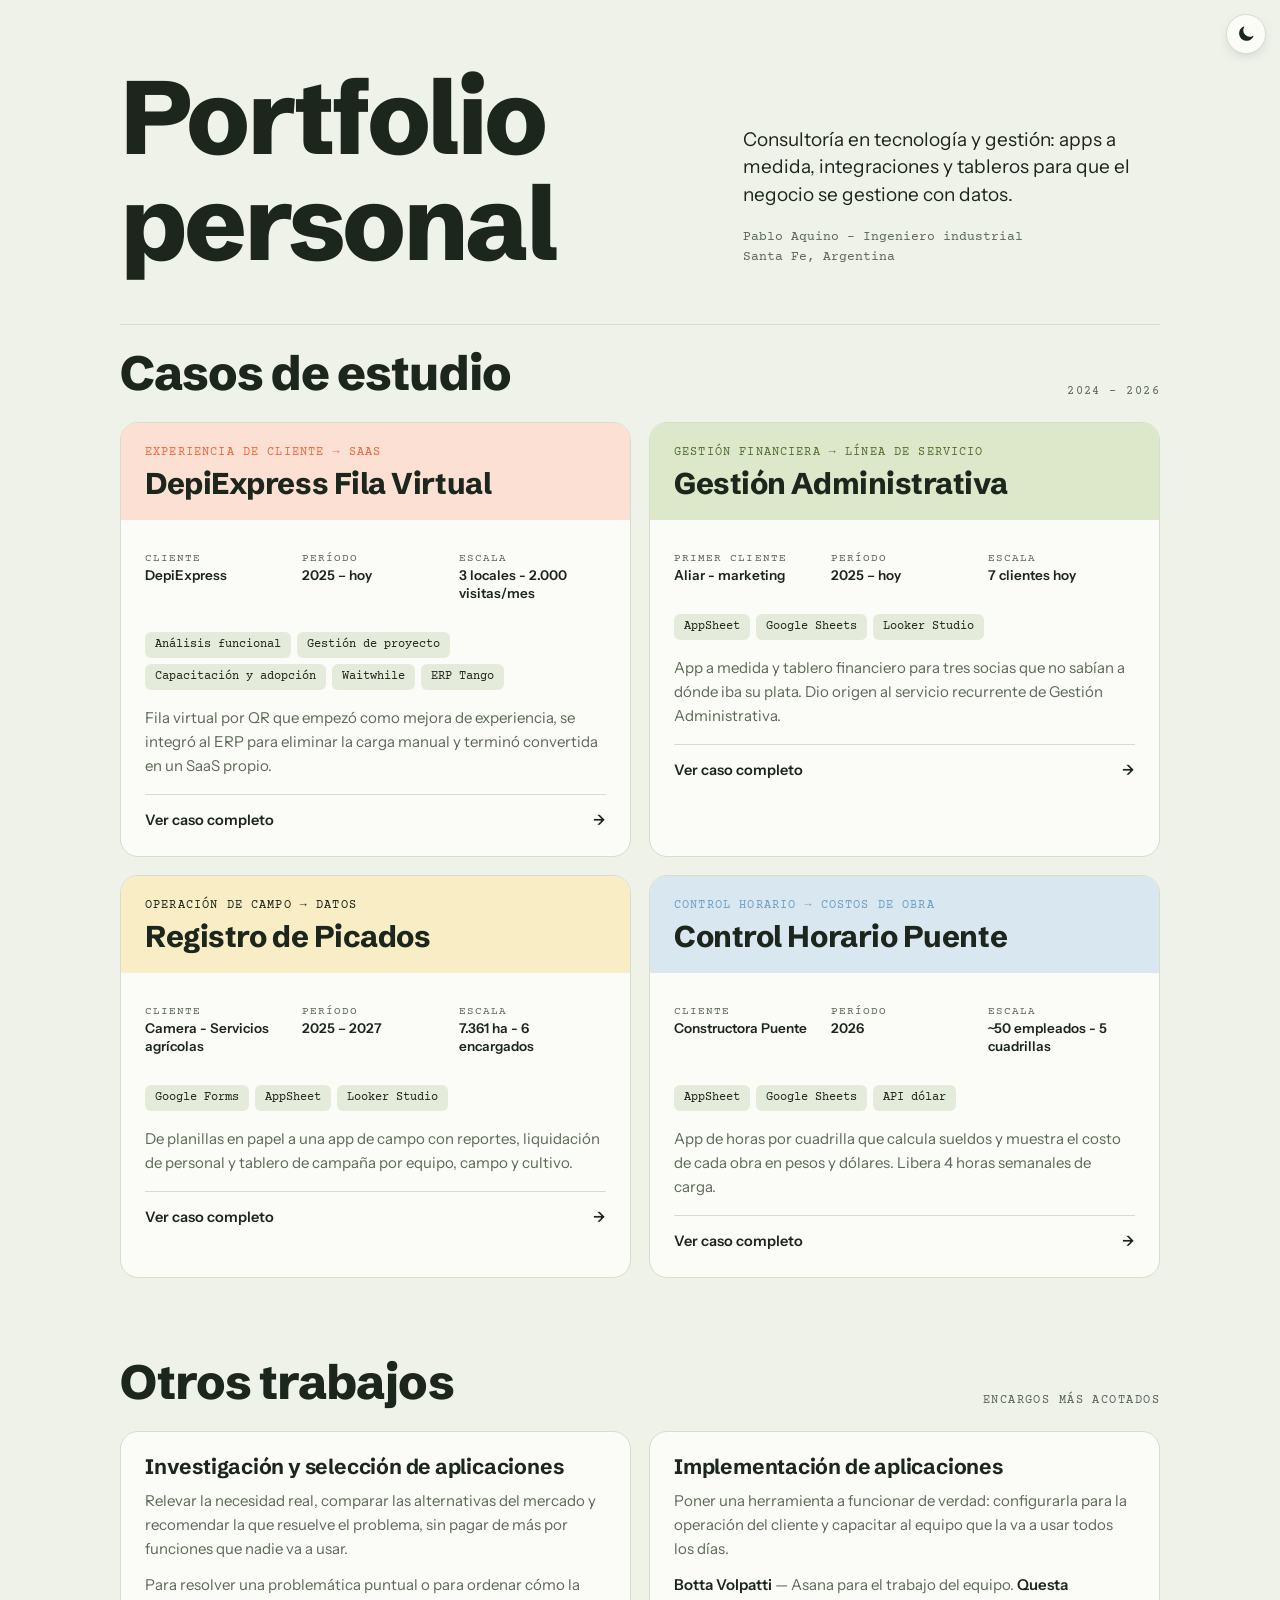
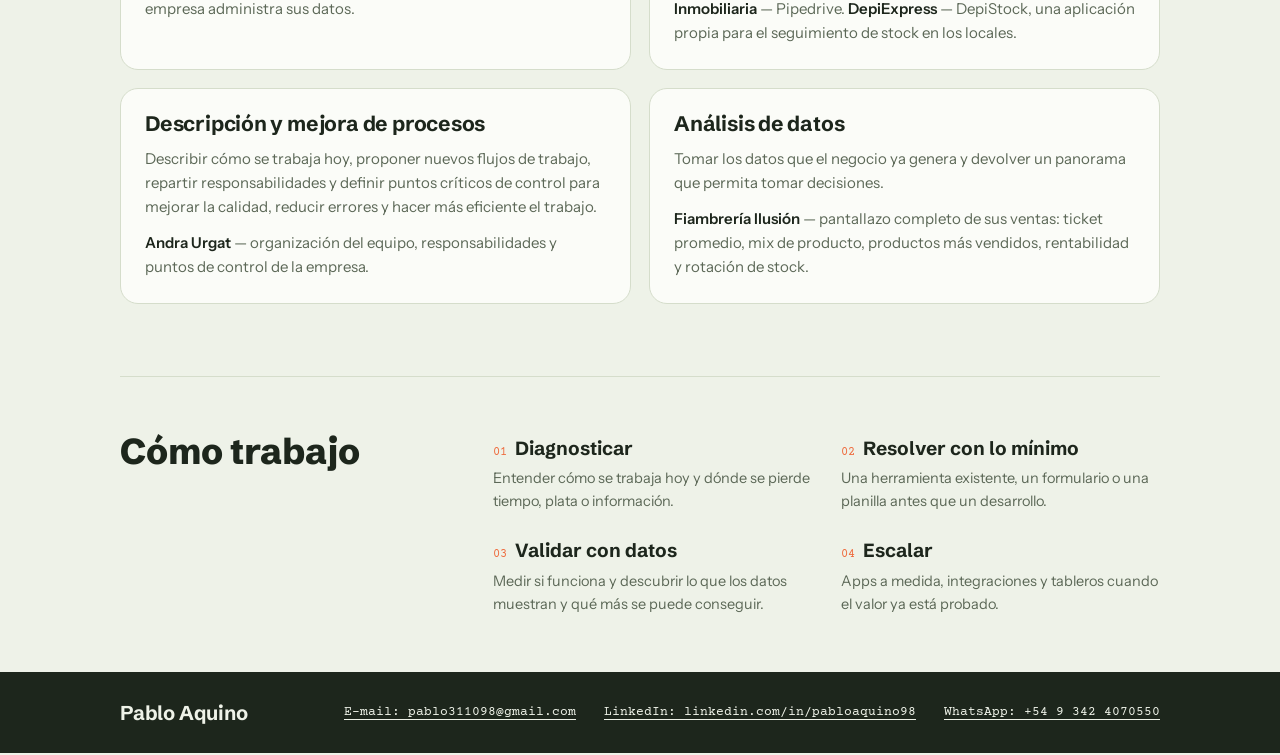
<file: index.html>
<!doctype html>
<html lang="es">
<head>
<meta charset="utf-8">
<meta name="viewport" content="width=device-width, initial-scale=1, viewport-fit=cover">
<title>Portfolio personal - Pablo Aquino</title>
<meta name="description" content="Casos de estudio de consultoría en tecnología y gestión para pymes: apps a medida, integraciones y tableros de datos.">
<link rel="icon" href="data:image/svg+xml,%3Csvg xmlns='http://www.w3.org/2000/svg' viewBox='0 0 32 32'%3E%3Crect width='32' height='32' rx='8' fill='%23EE6A3C'/%3E%3Ctext x='16' y='22' font-family='Arial' font-weight='700' font-size='17' text-anchor='middle' fill='white'%3EP%3C/text%3E%3C/svg%3E">
<link rel="preconnect" href="https://fonts.googleapis.com">
<link rel="preconnect" href="https://fonts.gstatic.com" crossorigin>
<link rel="stylesheet" href="css/styles.css">
<script>try{var t=localStorage.getItem('portfolio-theme');if(t==='light'||t==='dark')document.documentElement.dataset.theme=t}catch(e){}</script>
</head>
<body>
<div id="app"></div>
<script src="js/app.js"></script>
</body>
</html>
</file>
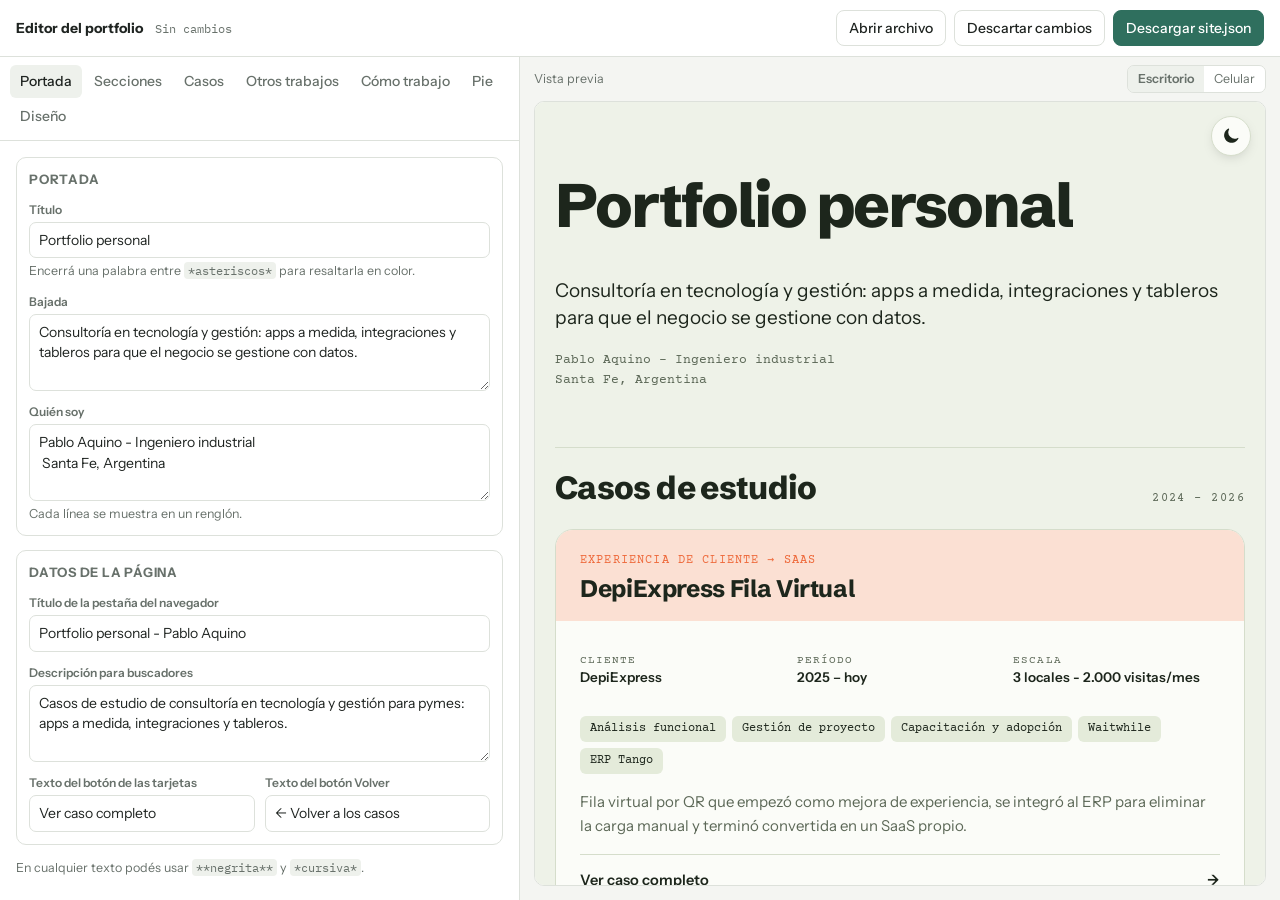
<file: admin/index.html>
<!doctype html>
<html lang="es">
<head>
<meta charset="utf-8">
<meta name="viewport" content="width=device-width, initial-scale=1">
<meta name="robots" content="noindex">
<title>Editor · Portfolio</title>
<link rel="preconnect" href="https://fonts.googleapis.com">
<link rel="stylesheet" href="https://fonts.googleapis.com/css2?family=Instrument+Sans:wght@400;500;600&family=IBM+Plex+Mono:wght@400;500&display=swap">
<link rel="stylesheet" href="admin.css">
</head>
<body>
<header class="top">
  <div class="brand"><b>Editor del portfolio</b><span id="status" class="status">Cargando…</span></div>
  <div class="actions">
    <label class="btn ghost" title="Abrir un site.json guardado">Abrir archivo<input type="file" id="open" accept="application/json,.json" hidden></label>
    <button class="btn ghost" id="reset" title="Volver a la versión publicada">Descartar cambios</button>
    <button class="btn primary" id="download">Descargar site.json</button>
  </div>
</header>

<div class="layout">
  <aside class="panel">
    <nav class="tabs" id="tabs" role="tablist"></nav>
    <div class="form" id="form"></div>
  </aside>
  <section class="preview">
    <div class="preview-bar">
      <span>Vista previa</span>
      <div class="seg" id="widths">
        <button data-w="100%" class="on">Escritorio</button>
        <button data-w="420px">Celular</button>
      </div>
    </div>
    <div class="frame-wrap"><iframe id="frame" src="../index.html" title="Vista previa del portfolio"></iframe></div>
  </section>
</div>

<dialog id="draft">
  <form method="dialog">
    <h2>Tenés cambios sin descargar</h2>
    <p>La última vez editaste el portfolio y no descargaste el archivo. ¿Querés seguir desde ahí?</p>
    <div class="row-end"><button value="discard" class="btn ghost">Empezar de la versión publicada</button><button value="restore" class="btn primary">Recuperar mis cambios</button></div>
  </form>
</dialog>

<script src="admin.js"></script>
</body>
</html>
</file>
<file: css/styles.css>
/* =========================================================
   Portfolio · estilos
   Los colores y tipografías de :root son valores por defecto.
   El contenido de content/site.json (sección "theme") los
   sobrescribe al cargar la página.
   ========================================================= */
body{margin:0}
img{max-width:100%}
[hidden]{display:none!important}
:root{
  --ground:#EEF2E8; --surface:#FBFCF8; --ink:#1D261C; --muted:#5C6857; --line:#D5DDCB;
  --tang:#EE6A3C; --tang-soft:#FBE0D3; --olive:#55702F; --olive-soft:#DDE8CB;
  --butter:#F3D77A; --butter-soft:#F8EDC4; --sky:#6E9FC4; --sky-soft:#D9E7F1;
  --chip:#E4EBDA;
  --display:"Graphik","Schibsted Grotesk",ui-sans-serif,system-ui,sans-serif;
  --body:"Instrument Sans",ui-sans-serif,system-ui,sans-serif;
  --mono:"American Typewriter","Courier Prime",ui-monospace,monospace;
}
@media (prefers-color-scheme:dark){:root:not([data-theme="light"]){
  --ground:#151A14; --surface:#1D241C; --ink:#E7EDE0; --muted:#A1AD9A; --line:#2F3A2D;
  --tang:#F2855C; --tang-soft:#3A241B; --olive:#9DBE6B; --olive-soft:#26321C;
  --butter:#E9CC6A; --butter-soft:#352E17; --sky:#8DB8DA; --sky-soft:#1C2A35; --chip:#263024;
}}
:root[data-theme="dark"]{
  --ground:#151A14; --surface:#1D241C; --ink:#E7EDE0; --muted:#A1AD9A; --line:#2F3A2D;
  --tang:#F2855C; --tang-soft:#3A241B; --olive:#9DBE6B; --olive-soft:#26321C;
  --butter:#E9CC6A; --butter-soft:#352E17; --sky:#8DB8DA; --sky-soft:#1C2A35; --chip:#263024;
}
*{box-sizing:border-box}
html{scroll-behavior:smooth}
@media (prefers-reduced-motion:reduce){html{scroll-behavior:auto}*{transition:none!important}}
body{background:var(--ground);color:var(--ink);font:16px/1.6 var(--body);padding-inline:20px;padding-block:0}
.wrap{max-width:1040px;margin:0 auto}
h1,h2,h3{font-family:var(--display);text-wrap:balance;margin:0;line-height:1.02}
p{margin:0}
.eyebrow{font:500 12px/1 var(--mono);letter-spacing:.12em;text-transform:uppercase;color:var(--muted)}
.chips{display:flex;flex-wrap:wrap;gap:6px}
.chip{font:500 12px/1 var(--mono);padding:7px 10px;border-radius:6px;background:var(--chip);color:var(--ink)}
.chip.hot{background:var(--tang);color:#fff}
.chiprow{display:grid;gap:8px}
.chiprow .eyebrow{font-size:10.5px}

/* Cover */
.cover{padding-block:64px 48px;margin-bottom:24px;border-bottom:1px solid var(--line);display:grid;grid-template-columns:1.4fr 1fr;gap:40px;align-items:end}
.cover h1{font-size:clamp(46px,8.4vw,104px);font-weight:800;letter-spacing:-.035em}
.cover h1 em{font-style:normal;color:var(--tang)}
.cover .side{display:grid;gap:18px;padding-bottom:8px}
.cover .lede{font-size:19px;line-height:1.45}
.cover .who{font:500 13px/1.6 var(--mono);color:var(--muted)}
.blocks{display:grid;grid-template-columns:3fr 2fr 1fr 2fr;height:14px;border-radius:4px;overflow:hidden;margin-bottom:56px}
.blocks i:nth-child(1){background:var(--tang)}.blocks i:nth-child(2){background:var(--olive)}.blocks i:nth-child(3){background:var(--butter)}.blocks i:nth-child(4){background:var(--sky)}

.sec-head{display:flex;flex-wrap:wrap;justify-content:space-between;align-items:end;gap:12px;margin-bottom:24px}
.sec-head h2{font-size:clamp(30px,4.4vw,48px);font-weight:800;letter-spacing:-.02em}

/* Cards */
.grid{display:grid;grid-template-columns:1fr 1fr;gap:18px;margin-bottom:80px}
.card{all:unset;box-sizing:border-box;cursor:pointer;background:var(--surface);border-radius:18px;overflow:hidden;display:flex;flex-direction:column;border:1px solid var(--line);transition:transform .2s,box-shadow .2s}
.card:hover{transform:translateY(-3px);box-shadow:0 14px 34px -18px rgba(29,38,28,.35)}
.card:focus-visible{outline:3px solid var(--tang);outline-offset:3px}
.card .band{padding:22px 24px 20px;display:grid;gap:10px}
.card[data-tone="tang"] .band{background:var(--tang-soft)}
.card[data-tone="olive"] .band{background:var(--olive-soft)}
.card[data-tone="butter"] .band{background:var(--butter-soft)}
.card[data-tone="sky"] .band{background:var(--sky-soft)}
.card .kind{font:500 11.5px var(--mono);letter-spacing:.1em;text-transform:uppercase}
.card[data-tone="tang"] .kind{color:var(--tang)}.card[data-tone="olive"] .kind{color:var(--olive)}
.card[data-tone="butter"] .kind{color:var(--ink)}.card[data-tone="sky"] .kind{color:var(--sky)}
.card h3{font-size:clamp(24px,2.8vw,30px);font-weight:750;letter-spacing:-.015em}
.card .body{padding:20px 24px 24px;display:grid;gap:16px;flex:1;align-content:start}
.facts{display:grid;grid-template-columns:repeat(3,1fr);gap:10px;font-size:13.5px}
.facts dt{font:500 10.5px var(--mono);letter-spacing:.1em;text-transform:uppercase;color:var(--muted)}
.facts dd{margin:2px 0 0;font-weight:600;line-height:1.3}
.card .tldr{color:var(--muted);font-size:15px}
.card .go{margin-top:auto;font-weight:600;font-size:14.5px;display:flex;justify-content:space-between;align-items:center;padding-top:14px;border-top:1px solid var(--line)}
.card .go span{transition:transform .2s}.card:hover .go span{transform:translateX(4px)}
.card.soon{cursor:default}.card.soon:hover{transform:none;box-shadow:none}
.card.soon .go{color:var(--muted);font-weight:500}

.work{display:grid;grid-template-columns:1fr 1fr;gap:18px;margin-bottom:72px}
.work article{background:var(--surface);border:1px solid var(--line);border-radius:18px;padding:24px;display:grid;gap:12px;align-content:start}
.work h3{font-size:21px;font-weight:700;letter-spacing:-.01em}
.work p{color:var(--muted);font-size:15px}
.work p b{color:var(--ink);font-weight:600}
@media (max-width:820px){.work{grid-template-columns:1fr}}

/* Method */
.method{padding-block:56px;border-top:1px solid var(--line);display:grid;grid-template-columns:1fr 2fr;gap:40px}
.method h2{font-size:clamp(26px,3.4vw,36px);font-weight:800;}
.steps{display:grid;grid-template-columns:1fr 1fr;gap:22px 28px}
.steps div{display:grid;gap:4px}
.steps b{font-family:var(--display);font-size:19px;font-weight:700}
.steps b small{font:500 12px var(--mono);color:var(--tang);margin-right:8px}
.steps span{color:var(--muted);font-size:14.5px}

/* Footer bar */
.bar{margin-inline:-20px;background:var(--ink);color:var(--ground);padding:28px 20px calc(28px + env(safe-area-inset-bottom,0px))}
.bar .wrap{display:flex;flex-wrap:wrap;gap:14px 36px;align-items:center;justify-content:space-between}
.bar .name{font:700 20px var(--display);letter-spacing:-.01em}
.bar .contact{display:flex;flex-wrap:wrap;gap:10px 28px;font:500 13px var(--mono)}
.bar a{color:inherit;text-decoration:none;border-bottom:1px solid currentColor}
.bar .todo{opacity:.55}

/* Detail view */
.detail{position:fixed;inset:0;background:var(--ground);overflow-y:auto;overflow-x:hidden;z-index:10;padding-inline:20px;padding-block:0}
.back{all:unset;cursor:pointer;display:inline-flex;gap:8px;align-items:center;font:500 13px var(--mono);background:var(--surface);border:1px solid var(--line);padding:9px 14px;border-radius:999px;justify-self:start}
.back:focus-visible{outline:3px solid var(--tang)}
.d-hero{position:sticky;top:0;z-index:3;background:var(--ground);margin-inline:calc(-50vw + 50%);padding-inline:calc(50vw - 50%);padding-block:calc(14px + env(safe-area-inset-top,0px)) 16px;display:grid;gap:14px;border-bottom:1px solid transparent;transition:border-color .18s}
.detail.compact .d-hero{border-bottom-color:var(--line);gap:10px;padding-block:calc(8px + env(safe-area-inset-top,0px)) 10px}
.detail.compact .d-hero h1{font-size:clamp(20px,2.6vw,28px)}
.d-hero .kind,.d-hero .chiprow .eyebrow,.d-hero .chips{transition:opacity .15s}
.detail.compact .d-hero .kind,.detail.compact .d-hero .chiprow .eyebrow{display:none}
.detail.compact .d-hero .chiprow{gap:0}

.d-hero h1{font-size:clamp(28px,5vw,56px);font-weight:800;letter-spacing:-.03em}
.d-top{display:flex;align-items:center;gap:16px;flex-wrap:wrap}
.d-hero .kind{font:500 12px var(--mono);letter-spacing:.12em;text-transform:uppercase;color:var(--tang)}
.d-layout{display:grid;grid-template-columns:1fr;gap:40px;align-items:start;padding-block:32px 64px}
.aside{display:grid;gap:22px;background:var(--tang-soft);border-radius:16px;padding:24px}
.aside dl{margin:0;display:grid;grid-template-columns:repeat(auto-fit,minmax(210px,1fr));gap:18px 28px}
.aside dt{font:500 10.5px var(--mono);letter-spacing:.1em;text-transform:uppercase;color:var(--muted)}
.aside dd{margin:2px 0 0;font-weight:600;font-size:14.5px;line-height:1.4}
.content{display:grid;gap:56px;min-width:0}
.content section{display:grid;gap:16px}
.content h2{font-size:clamp(24px,3vw,32px);font-weight:750;letter-spacing:-.01em}
.content p{max-width:66ch;color:var(--muted)}
.content p b,.content li b{color:var(--ink);font-weight:600}
.lead{font-size:19px;line-height:1.5;color:var(--ink)!important}
.list{margin:0;padding:0;list-style:none;display:grid;gap:10px}
.list li{padding-left:22px;position:relative;color:var(--muted);max-width:66ch}
.list li::before{content:"";position:absolute;left:0;top:.55em;width:10px;height:10px;border-radius:3px;background:var(--olive)}
.ba{display:grid;grid-template-columns:1fr 1fr;gap:14px}
.ba > div{border-radius:14px;padding:20px;display:grid;gap:10px;align-content:start}
.ba .before{background:var(--chip)}.ba .after{background:var(--olive-soft)}
.ba h3{font-size:18px;font-weight:700}
.ba ul{margin:0;padding-left:18px;display:grid;gap:6px;font-size:14.5px;color:var(--muted)}
.diagram{background:var(--surface);border:1px solid var(--line);border-radius:14px;padding:20px}
.diagram svg{display:block;width:100%;max-width:100%;height:auto}
.cap{font-size:13px;color:var(--muted)}
.shots{display:grid;grid-template-columns:1fr 1.6fr;gap:14px}
.shot{aspect-ratio:9/12;max-width:100%;border:1.5px dashed var(--line);border-radius:14px;display:grid;place-items:center;text-align:center;color:var(--muted);font:500 12px/1.5 var(--mono);padding:16px}
.shot.wide{aspect-ratio:16/11}
.tiles{display:grid;grid-template-columns:repeat(3,1fr);gap:12px}
.tile{background:var(--surface);border:1px solid var(--line);border-radius:14px;padding:18px;display:grid;gap:6px;align-content:start}
.tile b{font-size:15px}
.tile span{color:var(--muted);font-size:14px}
.big{background:var(--butter-soft);border-radius:16px;padding:26px;display:grid;gap:14px}
.big h3{font-size:22px;font-weight:750}
.kpis{display:grid;grid-template-columns:repeat(3,1fr);gap:12px}
.kpi{border-top:3px solid var(--tang);padding-top:12px;display:grid;gap:4px}
.kpi strong{font:800 28px/1 var(--display);}
.kpi span{font-size:14px;color:var(--muted)}
.roles{display:grid;grid-template-columns:repeat(3,1fr);gap:12px}
.roles div{background:var(--sky-soft);border-radius:14px;padding:18px;display:grid;gap:6px;align-content:start}
.roles b{font-size:15.5px}.roles span{font-size:14px;color:var(--muted)}
.steps2{counter-reset:s;display:grid;gap:10px;margin:0;padding:0;list-style:none}
.steps2 li{counter-increment:s;display:grid;grid-template-columns:34px 1fr;gap:10px;color:var(--muted)}
.steps2 li::before{content:counter(s);font:500 12px/26px var(--mono);text-align:center;width:26px;height:26px;border-radius:50%;background:var(--tang-soft);color:var(--tang)}
.note{font-size:12.5px;color:var(--muted);border-top:1px solid var(--line);padding-top:14px}

.detail[data-tone="olive"] .aside{background:var(--olive-soft)}.detail[data-tone="olive"] .d-hero .kind{color:var(--olive)}
.detail[data-tone="butter"] .aside{background:var(--butter-soft)}.detail[data-tone="butter"] .d-hero .kind{color:var(--ink)}
.detail[data-tone="sky"] .aside{background:var(--sky-soft)}.detail[data-tone="sky"] .d-hero .kind{color:var(--sky)}
.gallery{display:grid;gap:16px}
.gallery.two{grid-template-columns:1fr 1fr}
.gallery figure{margin:0;display:grid;gap:10px}
.gallery img{display:block;width:100%;border-radius:12px;border:1px solid var(--line);background:var(--surface)}
.gallery figcaption{font-size:13.5px;color:var(--muted)}
.gallery .phones{display:flex;gap:14px;align-items:flex-start}
.gallery .phones img{max-width:230px}
@media (max-width:820px){.gallery.two{grid-template-columns:1fr}}
.views{display:grid;gap:12px}
.view{background:var(--surface);border:1px solid var(--line);border-radius:14px;padding:20px;display:grid;grid-template-columns:150px 1fr;gap:16px}
.view b{font-family:var(--display);font-size:18px;font-weight:700;line-height:1.2}
.view b small{display:block;font:400 12.5px var(--mono);color:var(--muted);margin-top:6px}
.view span{color:var(--muted);font-size:14.5px}
.stages{display:grid;grid-template-columns:repeat(3,1fr);gap:12px}
.stage{border-radius:14px;padding:20px;display:grid;gap:10px;align-content:start;background:var(--surface);border:1px solid var(--line)}
.stage .eyebrow{color:var(--olive)}
.stage h3{font-size:19px;font-weight:700}
.stage ul{margin:0;padding-left:18px;display:grid;gap:6px;font-size:14.5px;color:var(--muted)}
@media (max-width:820px){.stages{grid-template-columns:1fr}.view{grid-template-columns:1fr;gap:8px}}
@media (max-width:820px){
  .cover,.method,.d-layout{grid-template-columns:1fr}
  .grid,.ba,.shots,.tiles,.kpis,.roles,.steps{grid-template-columns:1fr}
}

/* Botón de tema claro / oscuro */
.theme-toggle{position:fixed;top:calc(14px + env(safe-area-inset-top,0px));right:max(14px,env(safe-area-inset-right,0px));z-index:20;width:40px;height:40px;border-radius:999px;border:1px solid var(--line);background:var(--surface);color:var(--ink);display:grid;place-items:center;cursor:pointer;box-shadow:0 4px 14px -6px rgba(0,0,0,.25);transition:transform .15s,background-color .2s,color .2s}
.theme-toggle:hover{transform:scale(1.06)}
.theme-toggle:focus-visible{outline:3px solid var(--tang);outline-offset:3px}
.d-top{padding-right:56px}
@media (max-width:820px){.cover{padding-top:72px}}

/* Galería de dos columnas: misma altura, ancho proporcional a cada imagen */
.gallery.two{display:flex;gap:16px;align-items:flex-start}
.gallery.two figure{flex:1 1 0;min-width:0}
.gallery.two figure img{height:auto}
@media (max-width:820px){.gallery.two{flex-direction:column}.gallery.two figure{flex:none;width:100%}}

/* Ancho mínimo para que ninguna imagen quede ilegible */
.gallery.two figure{min-width:240px}

/* Imágenes ampliables */
.gallery .zoom{all:unset;display:block;cursor:zoom-in;border-radius:12px;min-width:0}
.gallery .zoom:focus-visible{outline:3px solid var(--tang);outline-offset:3px}
.gallery .zoom img{transition:filter .15s}
.gallery .zoom:hover img{filter:brightness(.96)}
.gallery .phones .zoom{flex:1 1 0;max-width:230px}
.gallery .phones .zoom img{max-width:100%}

/* Visor */
#lightbox{border:0;padding:0;margin:0;background:rgba(12,16,12,.94);width:100vw;height:100vh;max-width:100vw;max-height:100vh;overflow:hidden}
#lightbox::backdrop{background:rgba(12,16,12,.9)}
.lb-inner{box-sizing:border-box;width:100%;height:100%;display:grid;grid-template-rows:minmax(0,1fr) auto;gap:14px;padding:64px 72px 24px}
.lb-stage{min-height:0;display:flex;align-items:center;justify-content:center;overflow:hidden}
.lb-stage img{max-width:100%;max-height:100%;object-fit:contain;border-radius:8px;background:#fff;box-shadow:0 20px 60px -20px rgba(0,0,0,.6)}
.lb-stage.tall{overflow-y:auto;align-items:flex-start}
.lb-stage.tall img{max-height:none;width:min(100%,560px)}
.lb-cap{margin:0 auto;max-width:72ch;text-align:center;color:#E7EDE0;font-size:14px;line-height:1.5}
.lb-btn{position:absolute;width:44px;height:44px;border-radius:999px;border:1px solid rgba(255,255,255,.25);background:rgba(255,255,255,.1);color:#fff;font:22px/1 var(--body);cursor:pointer;display:grid;place-items:center}
.lb-btn:hover{background:rgba(255,255,255,.2)}
.lb-btn:focus-visible{outline:3px solid var(--tang);outline-offset:2px}
.lb-close{top:14px;right:14px;font-size:16px}
.lb-prev{left:14px;top:50%;transform:translateY(-50%)}
.lb-next{right:14px;top:50%;transform:translateY(-50%)}
@media (max-width:820px){
  .lb-inner{padding:60px 12px 16px}
  .lb-prev,.lb-next{top:auto;bottom:14px;transform:none}
  .lb-inner{padding-bottom:72px}
}
</file>
<file: admin/admin.css>
:root{
  --bg:#F4F5F2; --panel:#FFFFFF; --ink:#1F2421; --muted:#68716B; --line:#DDE1DB; --soft:#EEF1EC;
  --accent:#2F6F5E; --accent-ink:#FFFFFF; --danger:#B4452F; --focus:#2F6F5E;
  --ui:"Instrument Sans",ui-sans-serif,system-ui,sans-serif; --mono:"IBM Plex Mono",ui-monospace,monospace;
}
*{box-sizing:border-box}
html,body{height:100%}
body{margin:0;background:var(--bg);color:var(--ink);font:14px/1.45 var(--ui);display:flex;flex-direction:column}
button,input,select,textarea{font:inherit;color:inherit}

.top{display:flex;justify-content:space-between;align-items:center;gap:16px;padding:10px 16px;background:var(--panel);border-bottom:1px solid var(--line);flex-wrap:wrap}
.brand{display:flex;gap:12px;align-items:baseline}
.status{font:12px var(--mono);color:var(--muted)}
.status.dirty{color:var(--danger)}
.actions{display:flex;gap:8px;flex-wrap:wrap}
.btn{border:1px solid var(--line);background:var(--panel);border-radius:8px;padding:7px 12px;cursor:pointer;font-weight:500}
.btn:hover{background:var(--soft)}
.btn.primary{background:var(--accent);border-color:var(--accent);color:var(--accent-ink)}
.btn.primary:hover{filter:brightness(1.08)}
.btn.ghost{background:transparent}
.btn.small{padding:3px 8px;font-size:12.5px}
.btn.danger{color:var(--danger)}
:focus-visible{outline:2px solid var(--focus);outline-offset:2px}

.layout{flex:1;display:grid;grid-template-columns:minmax(380px,520px) 1fr;min-height:0}
.panel{background:var(--panel);border-right:1px solid var(--line);display:flex;flex-direction:column;min-height:0}
.tabs{display:flex;flex-wrap:wrap;gap:2px;padding:8px 10px;border-bottom:1px solid var(--line)}
.tabs button{border:0;background:transparent;padding:6px 10px;border-radius:6px;cursor:pointer;color:var(--muted);font-weight:500}
.tabs button[aria-selected="true"]{background:var(--soft);color:var(--ink)}
.form{overflow-y:auto;padding:16px 16px 80px;display:grid;gap:14px;align-content:start}

.hint{font-size:12.5px;color:var(--muted);margin:0}
.hint code{font:12px var(--mono);background:var(--soft);padding:1px 4px;border-radius:4px}
.field{display:grid;gap:4px}
.field > span{font-size:12px;font-weight:600;color:var(--muted)}
.field input[type=text],.field textarea,.field select{width:100%;border:1px solid var(--line);border-radius:7px;padding:7px 9px;background:#fff}
.field textarea{resize:vertical;min-height:60px}
.field textarea.code{font:12px/1.4 var(--mono);min-height:120px}
.check{display:flex;gap:8px;align-items:center;font-weight:500}
.grid2{display:grid;grid-template-columns:1fr 1fr;gap:10px}
.color{display:grid;grid-template-columns:36px 1fr;gap:8px;align-items:center}
.color input[type=color]{width:36px;height:32px;border:1px solid var(--line);border-radius:7px;padding:2px;background:#fff;cursor:pointer}

.group{border:1px solid var(--line);border-radius:10px;padding:12px;display:grid;gap:12px;background:#fff}
.group > h3{margin:0;font-size:13px;text-transform:uppercase;letter-spacing:.06em;color:var(--muted)}
.list{display:grid;gap:8px}
.item{border:1px solid var(--line);border-radius:9px;background:var(--panel)}
.item > summary{list-style:none;cursor:pointer;display:flex;align-items:center;gap:8px;padding:8px 10px}
.item > summary::-webkit-details-marker{display:none}
.item > summary::before{content:"▸";color:var(--muted);font-size:11px;transition:transform .15s}
.item[open] > summary::before{transform:rotate(90deg)}
.item > summary .lbl{flex:1;min-width:0;overflow:hidden;text-overflow:ellipsis;white-space:nowrap;font-weight:500}
.item > summary .tag{font:11px var(--mono);color:var(--muted);background:var(--soft);padding:2px 6px;border-radius:4px}
.item .tools{display:flex;gap:2px}
.item .tools button{border:0;background:transparent;cursor:pointer;padding:2px 6px;border-radius:5px;color:var(--muted)}
.item .tools button:hover{background:var(--soft);color:var(--ink)}
.item .tools button.del:hover{color:var(--danger)}
.item > .inner{padding:4px 12px 12px;display:grid;gap:12px;border-top:1px solid var(--soft)}
.add{justify-self:start}
.row-end{display:flex;justify-content:flex-end;gap:8px;flex-wrap:wrap}

.preview{display:flex;flex-direction:column;min-height:0;min-width:0}
.preview-bar{display:flex;justify-content:space-between;align-items:center;padding:8px 14px;color:var(--muted);font-size:12.5px}
.seg{display:flex;border:1px solid var(--line);border-radius:7px;overflow:hidden}
.seg button{border:0;background:var(--panel);padding:4px 10px;cursor:pointer;font-size:12.5px}
.seg button.on{background:var(--soft);font-weight:600}
.frame-wrap{flex:1;display:flex;justify-content:center;padding:0 14px 14px;min-height:0}
#frame{width:100%;height:100%;border:1px solid var(--line);border-radius:10px;background:#fff;transition:width .2s}

dialog{border:1px solid var(--line);border-radius:12px;padding:20px;max-width:440px}
dialog h2{margin:0 0 8px;font-size:18px}
dialog::backdrop{background:rgba(20,25,22,.35)}

@media (max-width:900px){
  .layout{grid-template-columns:1fr}
  .preview{min-height:70vh}
}

/* evita que los campos desborden el panel */
.form > *,.group,.list,.item,.item > .inner,.grid2,.field{min-width:0}
.grid2 > *{min-width:0}
</file>
